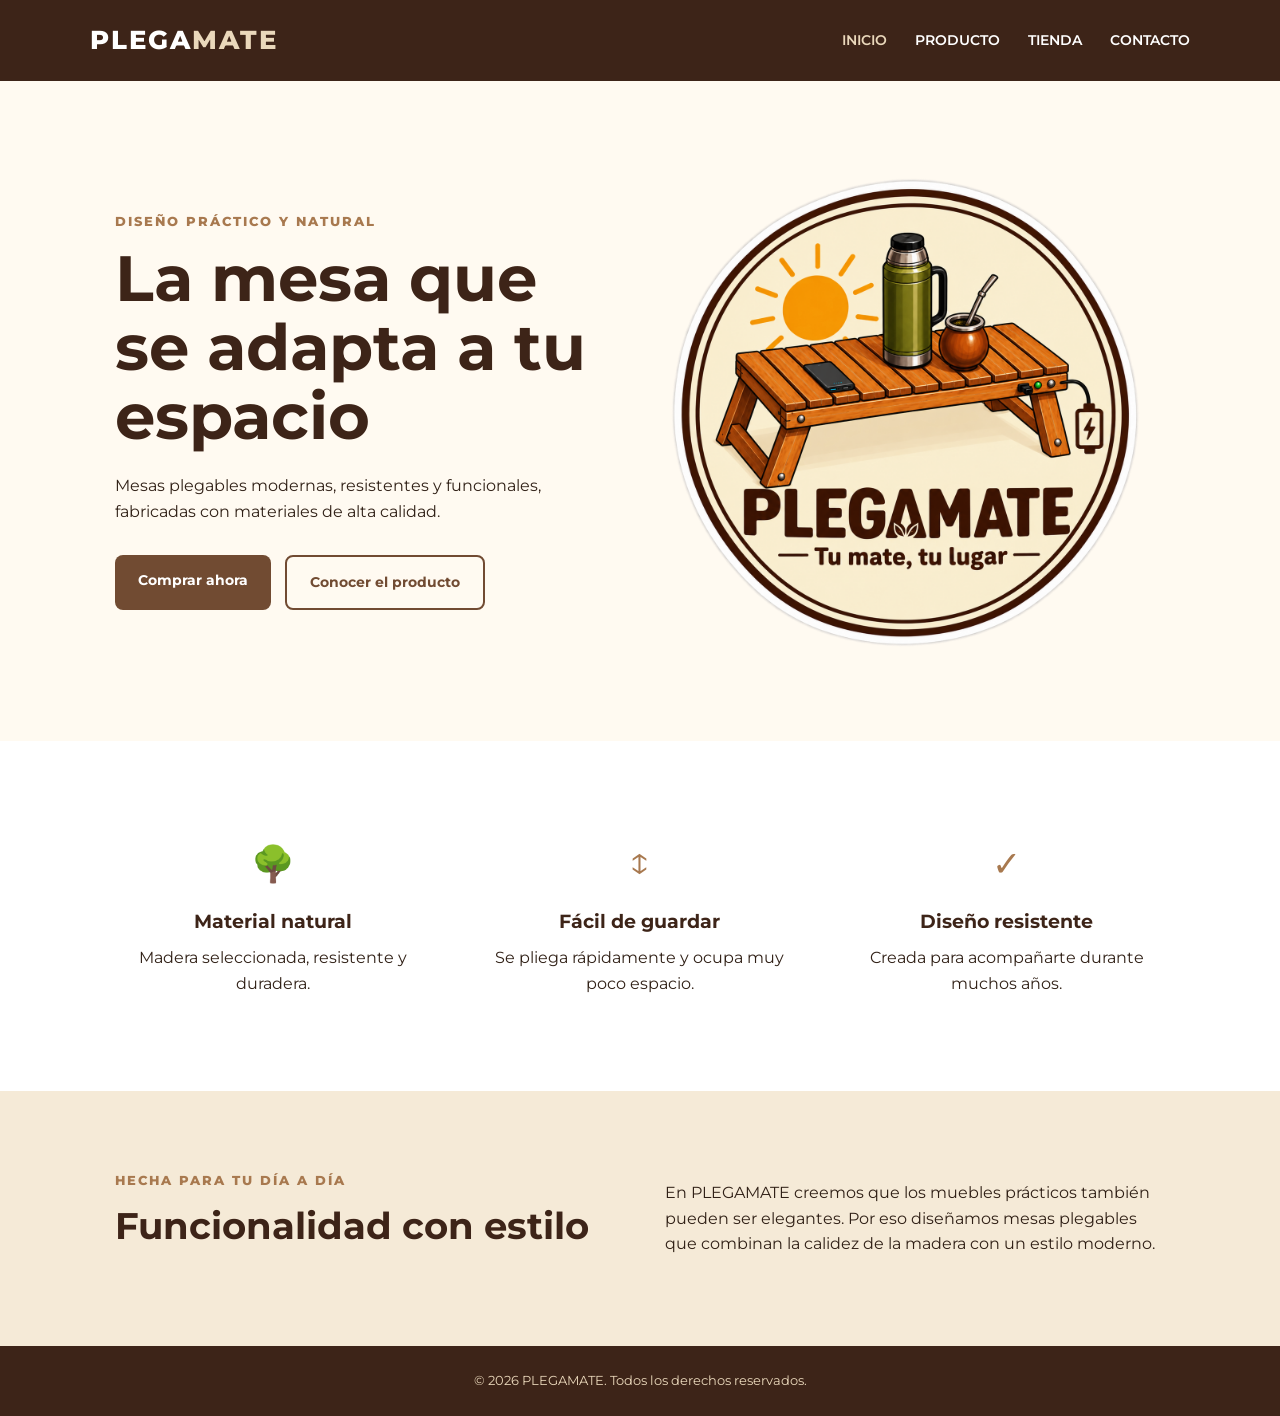
<file: index.html>
<!DOCTYPE html>
<html lang="es">
<head>
<meta charset="UTF-8">
<meta name="viewport" content="width=device-width, initial-scale=1.0">
<title>PLEGAMATE | Mesas plegables</title>

<link rel="preconnect" href="https://fonts.googleapis.com">
<link rel="preconnect" href="https://fonts.gstatic.com" crossorigin>
<link href="https://fonts.googleapis.com/css2?family=Montserrat:wght@400;500;600;700;800&display=swap" rel="stylesheet">

<link rel="stylesheet" href="estilo.css">

</head>
<body>

<header class="encabezado">
<a href="index.html" class="logo">PLEGA<span>MATE</span></a>

<nav class="menu">
<a href="index.html" class="activo">Inicio</a>
<a href="producto.html">Producto</a>
<a href="tienda.html">Tienda</a>
<a href="contacto.html">Contacto</a>
</nav>
</header>

<main>
<section class="hero">
<div class="hero-contenido">
<p class="subtitulo">Diseño práctico y natural</p>
<h1>La mesa que se adapta a tu espacio</h1>
<p>
Mesas plegables modernas, resistentes y funcionales,
fabricadas con materiales de alta calidad.
</p>

<div class="botones">
<a href="tienda.html" class="boton boton-principal">
Comprar ahora
</a>

<a href="producto.html" class="boton boton-secundario">
Conocer el producto
</a>
</div>
</div>

<img src="logo plega 2.png" alt=""
width="500"> 
</div>
</section>

<section class="beneficios">
<div class="beneficio">
<div class="icono">🌳</div>
<h3>Material natural</h3>
<p>Madera seleccionada, resistente y duradera.</p>
</div>

<div class="beneficio">
<div class="icono">↕</div>
<h3>Fácil de guardar</h3>
<p>Se pliega rápidamente y ocupa muy poco espacio.</p>
</div>

<div class="beneficio">
<div class="icono">✓</div>
<h3>Diseño resistente</h3>
<p>Creada para acompañarte durante muchos años.</p>
</div>
</section>

<section class="presentacion">
<div>
<p class="subtitulo">Hecha para tu día a día</p>
<h2>Funcionalidad con estilo</h2>
</div>

<p>
En PLEGAMATE creemos que los muebles prácticos también pueden
ser elegantes. Por eso diseñamos mesas plegables que combinan
la calidez de la madera con un estilo moderno.
</p>
</section>
</main>

<footer class="pie">
<p>© 2026 PLEGAMATE. Todos los derechos reservados.</p>
</footer>

<script src="script.js"></script>
</body>
</html>
</file>
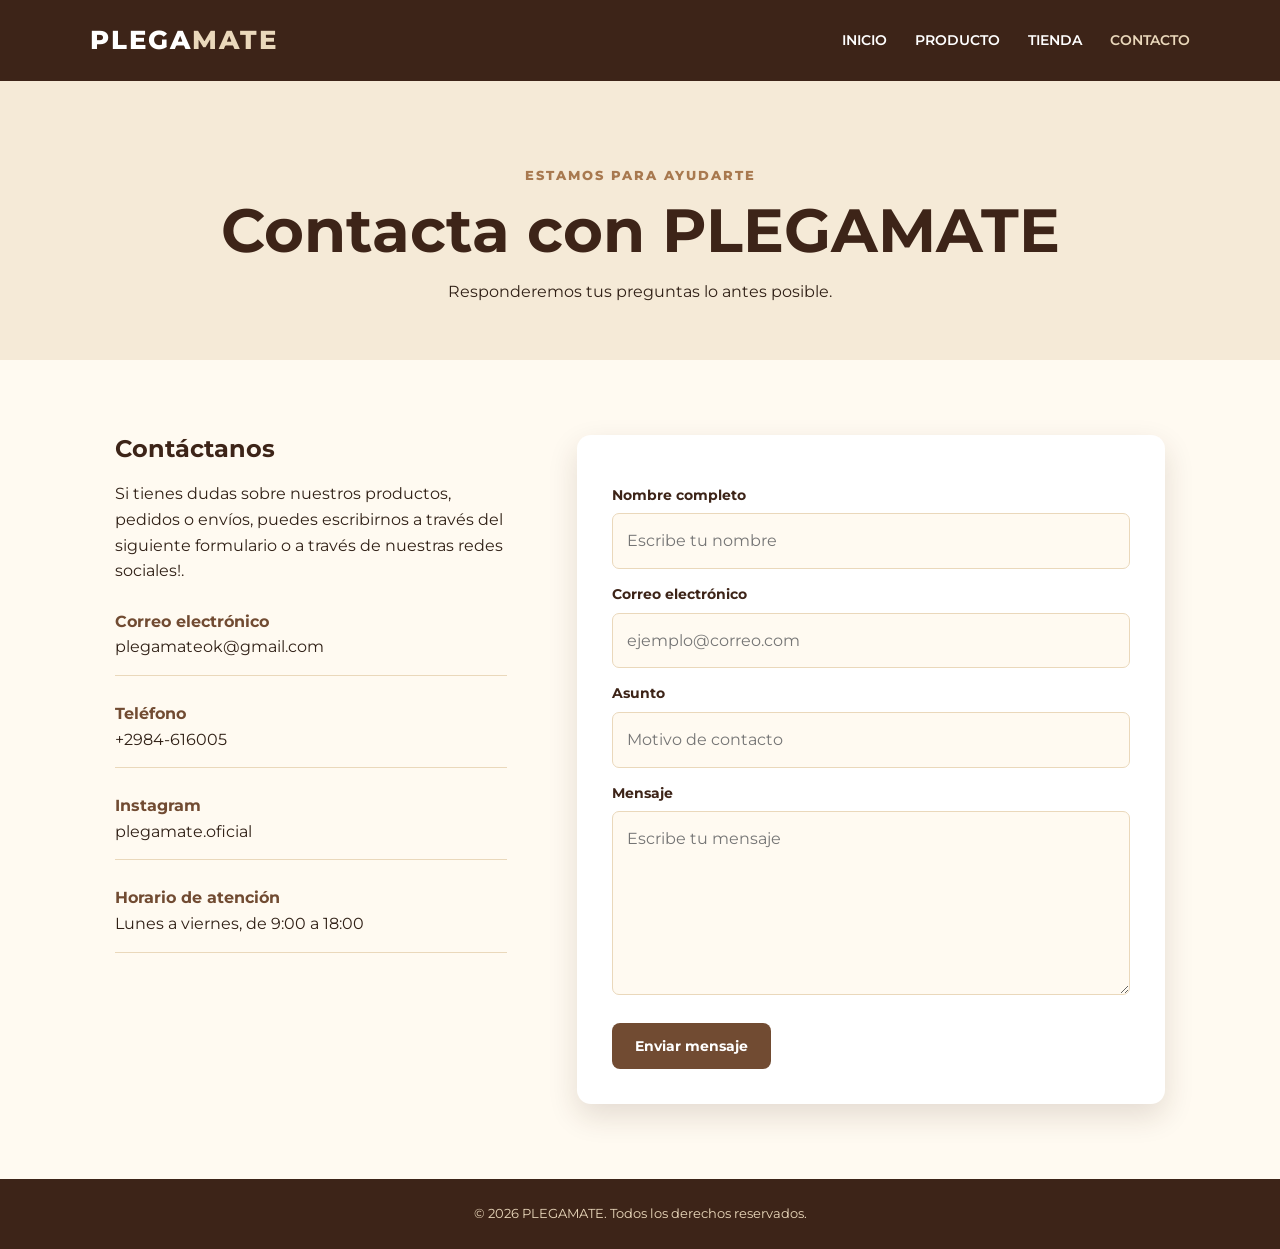
<file: contacto.html>
<!DOCTYPE html>
<html lang="es">
<head>
<meta charset="UTF-8">
<meta name="viewport" content="width=device-width, initial-scale=1.0">
<title>PLEGAMATE | Contacto</title>

<link rel="preconnect" href="https://fonts.googleapis.com">
<link rel="preconnect" href="https://fonts.gstatic.com" crossorigin>
<link href="https://fonts.googleapis.com/css2?family=Montserrat:wght@400;500;600;700;800&display=swap" rel="stylesheet">

<link rel="stylesheet" href="estilo.css">
</head>
<body>

<header class="encabezado">
<a href="index.html" class="logo">PLEGA<span>MATE</span></a>

<nav class="menu">
<a href="index.html">Inicio</a>
<a href="producto.html">Producto</a>
<a href="tienda.html">Tienda</a>
<a href="contacto.html" class="activo">Contacto</a>
</nav>
</header>

<main>
<section class="titulo-pagina">
<p class="subtitulo">Estamos para ayudarte</p>
<h1>Contacta con PLEGAMATE</h1>
<p>
Responderemos tus preguntas lo antes posible.
</p>
</section>

<section class="contacto-contenedor">

<div class="informacion-contacto">
<h2>Contáctanos</h2>
<p>
Si tienes dudas sobre nuestros productos, pedidos o envíos,
puedes escribirnos a través del siguiente formulario o a través de nuestras redes sociales!.
</p>

<div class="dato-contacto">
<strong>Correo electrónico</strong>
<span>plegamateok@gmail.com</span>
</div>

<div class="dato-contacto">
<strong>Teléfono</strong>
<span>+2984-616005</span>
</div>

<div class="dato-contacto">
<strong>Instagram</strong>
<span>plegamate.oficial</span>
</div>



<div class="dato-contacto">
<strong>Horario de atención</strong>
<span>Lunes a viernes, de 9:00 a 18:00</span>
</div>
</div>

<form class="formulario-contacto" id="formularioContacto">
<label for="nombre">Nombre completo</label>
<input type="text" id="nombre" name="nombre"
placeholder="Escribe tu nombre" required>

<label for="correo">Correo electrónico</label>
<input type="email" id="correo" name="correo"
placeholder="ejemplo@correo.com" required>

<label for="asunto">Asunto</label>
<input type="text" id="asunto" name="asunto"
placeholder="Motivo de contacto" required>

<label for="mensaje">Mensaje</label>
<textarea id="mensaje" name="mensaje" rows="6"
placeholder="Escribe tu mensaje" required></textarea>

<button type="submit" class="boton boton-principal">
Enviar mensaje
</button>
</form>

</section>
</main>

<footer class="pie">
<p>© 2026 PLEGAMATE. Todos los derechos reservados.</p>
</footer>

<script src="script.js"></script>
</body>
</html>
</file>
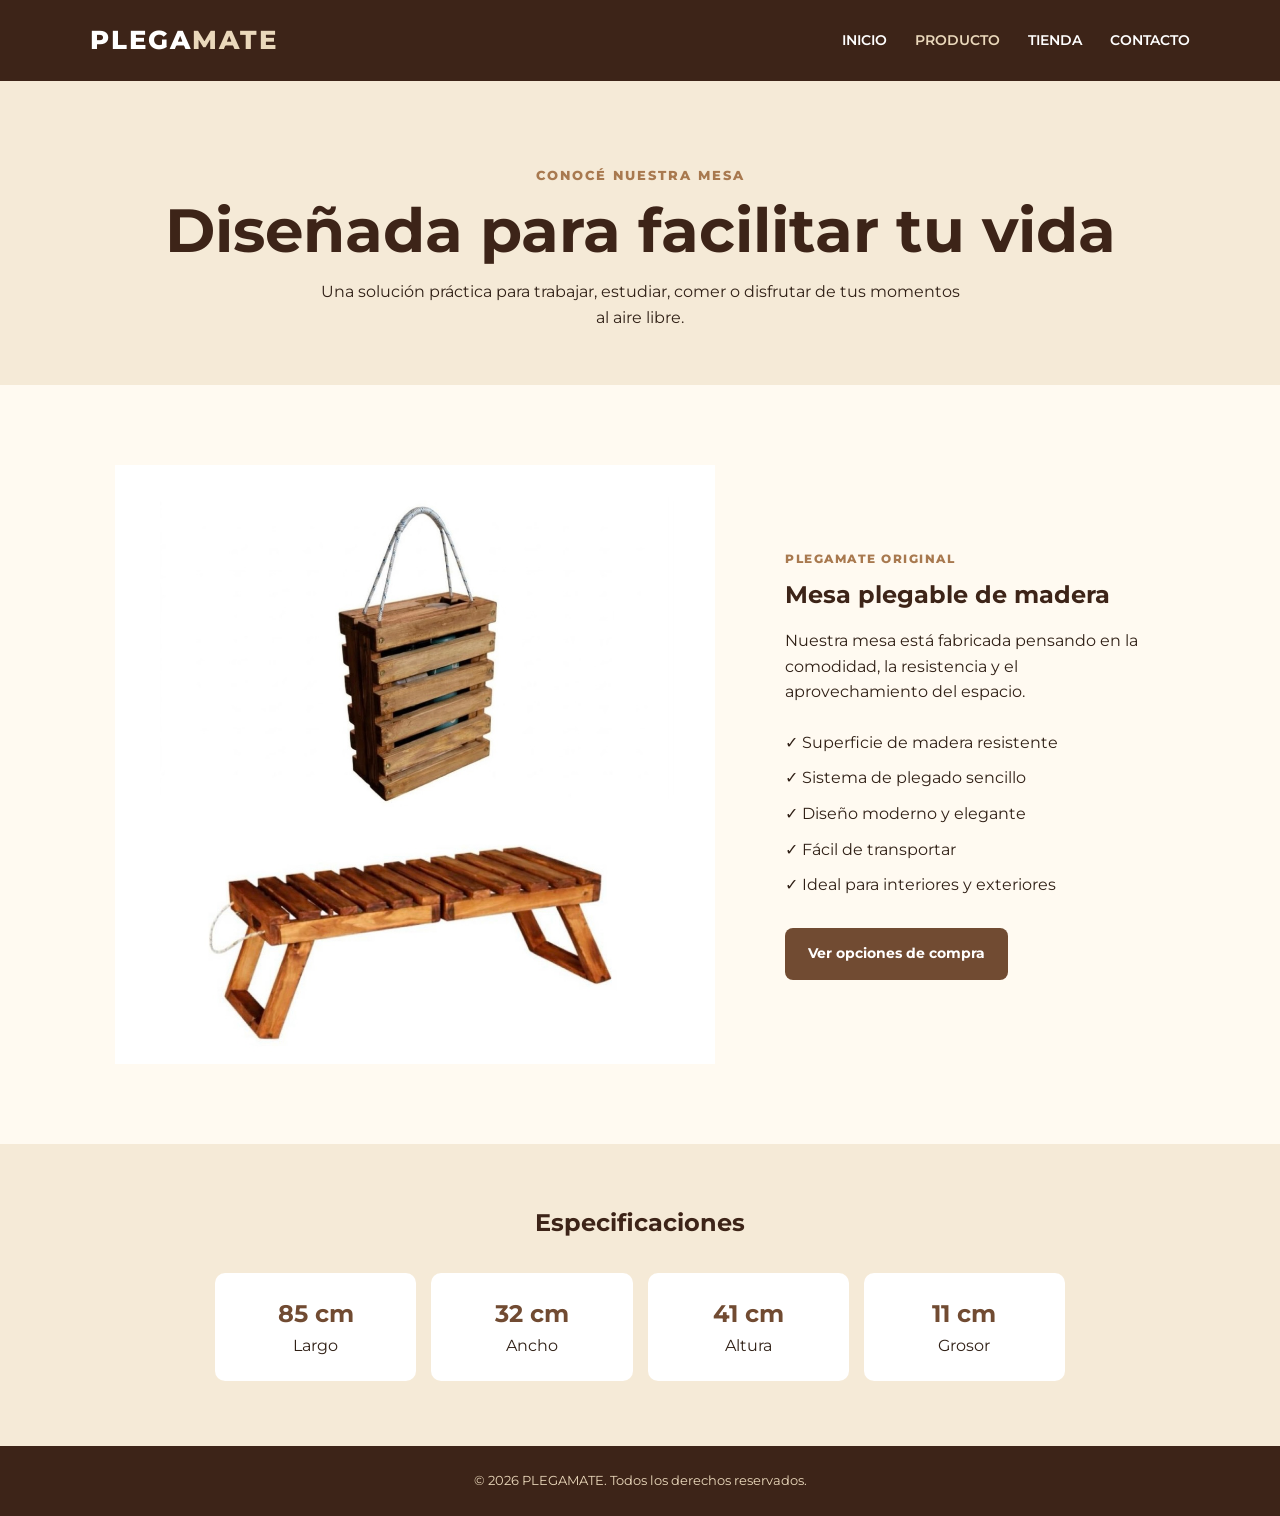
<file: producto.html>
<!DOCTYPE html>
<html lang="es">
<head>
<meta charset="UTF-8">
<meta name="viewport" content="width=device-width, initial-scale=1.0">
<title>PLEGAMATE | Producto</title>

<link rel="preconnect" href="https://fonts.googleapis.com">
<link rel="preconnect" href="https://fonts.gstatic.com" crossorigin>
<link href="https://fonts.googleapis.com/css2?family=Montserrat:wght@400;500;600;700;800&display=swap" rel="stylesheet">

<link rel="stylesheet" href="estilo.css">
</head>
<body>

<header class="encabezado">
<a href="index.html" class="logo">PLEGA<span>MATE</span></a>

<nav class="menu">
<a href="index.html">Inicio</a>
<a href="producto.html" class="activo">Producto</a>
<a href="tienda.html">Tienda</a>
<a href="contacto.html">Contacto</a>
</nav>
</header>

<main>
<section class="titulo-pagina">
<p class="subtitulo">Conocé nuestra mesa</p>
<h1>Diseñada para facilitar tu vida</h1>
<p>
Una solución práctica para trabajar, estudiar, comer
o disfrutar de tus momentos al aire libre.
</p>
</section>

<section class="detalle-producto">
<img src="mesas dos fotos.jpeg" alt=""
width="600">
</div>
</div>

<div class="producto-informacion">
<p class="etiqueta">PLEGAMATE ORIGINAL</p>
<h2>Mesa plegable de madera</h2>

<p>
Nuestra mesa está fabricada pensando en la comodidad,
la resistencia y el aprovechamiento del espacio.
</p>

<ul class="lista-caracteristicas">
<li>✓ Superficie de madera resistente</li>
<li>✓ Sistema de plegado sencillo</li>
<li>✓ Diseño moderno y elegante</li>
<li>✓ Fácil de transportar</li>
<li>✓ Ideal para interiores y exteriores</li>
</ul>

<a href="tienda.html" class="boton boton-principal">
Ver opciones de compra
</a>
</div>
</section>

<section class="especificaciones">
<h2>Especificaciones</h2>

<div class="especificaciones-grid">
<div>
<strong>85 cm</strong>
<span>Largo</span>
</div>

<div>
<strong>32 cm</strong>
<span>Ancho</span>
</div>

<div>
<strong>41 cm</strong>
<span>Altura</span>
</div>

<div>
<strong>11 cm</strong>
<span>Grosor</span>
</div>
</div>
</section>
</main>

<footer class="pie">
<p>© 2026 PLEGAMATE. Todos los derechos reservados.</p>
</footer>

<script src="script.js"></script>
</body>
</html>
</file>
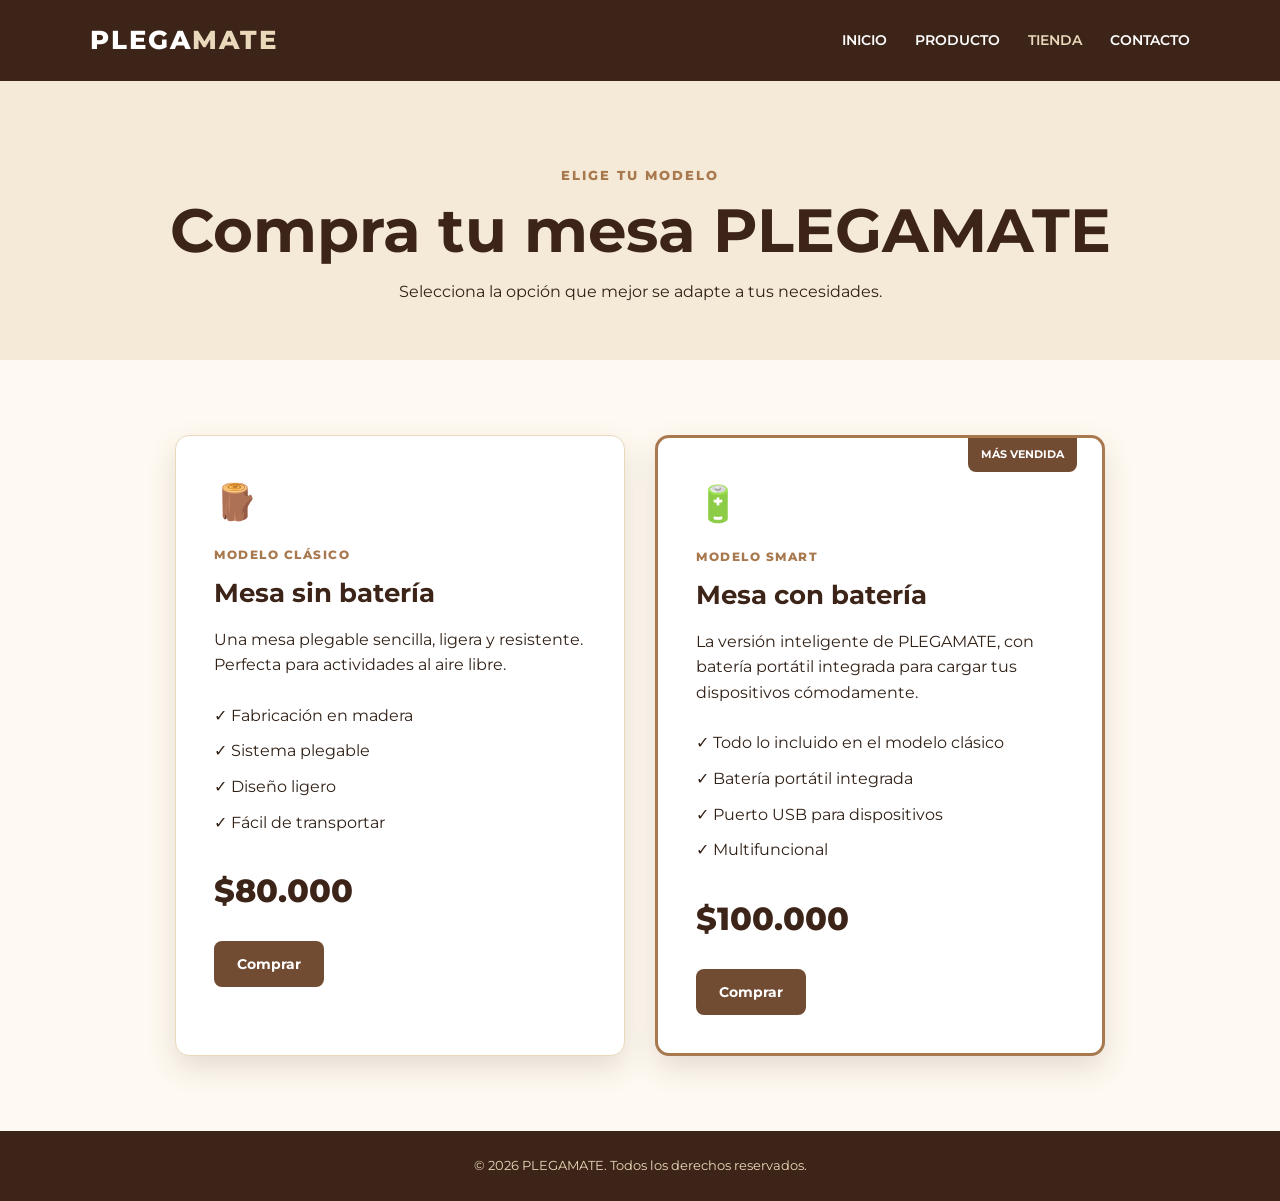
<file: tienda.html>
<!DOCTYPE html>
<html lang="es">
<head>
<meta charset="UTF-8">
<meta name="viewport" content="width=device-width, initial-scale=1.0">
<title>PLEGAMATE | Tienda</title>

<link rel="preconnect" href="https://fonts.googleapis.com">
<link rel="preconnect" href="https://fonts.gstatic.com" crossorigin>
<link href="https://fonts.googleapis.com/css2?family=Montserrat:wght@400;500;600;700;800&display=swap" rel="stylesheet">

<link rel="stylesheet" href="estilo.css">
</head>
<body>

<header class="encabezado">
<a href="index.html" class="logo">PLEGA<span>MATE</span></a>

<nav class="menu">
<a href="index.html">Inicio</a>
<a href="producto.html">Producto</a>
<a href="tienda.html" class="activo">Tienda</a>
<a href="contacto.html">Contacto</a>
</nav>
</header>

<main>
<section class="titulo-pagina">
<p class="subtitulo">Elige tu modelo</p>
<h1>Compra tu mesa PLEGAMATE</h1>
<p>
Selecciona la opción que mejor se adapte a tus necesidades.
</p>
</section>

<section class="productos-tienda">

<article class="tarjeta-producto">
<div class="producto-icono">🪵</div>
<p class="etiqueta">MODELO CLÁSICO</p>
<h2>Mesa sin batería</h2>

<p>
Una mesa plegable sencilla, ligera y resistente.
Perfecta para actividades al aire libre.
</p>

<ul class="lista-caracteristicas">
<li>✓ Fabricación en madera</li>
<li>✓ Sistema plegable</li>
<li>✓ Diseño ligero</li>
<li>✓ Fácil de transportar</li>
</ul>

<div class="precio">$80.000</div>

<button class="boton boton-principal comprar"
data-producto="Mesa sin batería">
Comprar
</button>
</article>

<article class="tarjeta-producto destacada">
<div class="recomendado">MÁS VENDIDA</div>
<div class="producto-icono">🔋</div>
<p class="etiqueta">MODELO SMART</p>
<h2>Mesa con batería</h2>

<p>
La versión inteligente de PLEGAMATE, con batería portátil integrada
para cargar tus dispositivos cómodamente.
</p>

<ul class="lista-caracteristicas">
<li>✓ Todo lo incluido en el modelo clásico</li>
<li>✓ Batería portátil integrada</li>
<li>✓ Puerto USB para dispositivos</li>
<li>✓ Multifuncional</li>
</ul>

<div class="precio">$100.000</div>

<button class="boton boton-principal comprar"
data-producto="Mesa con batería">
Comprar
</button>
</article>

</section>
</main>

<footer class="pie">
<p>© 2026 PLEGAMATE. Todos los derechos reservados.</p>
</footer>

<script src="script.js"></script>
</body>
</html>
</file>
<file: estilo.css>
:root {
--marron-oscuro: #3d2418;
--marron: #714b32;
--marron-claro: #a8794f;
--beige: #f5ead7;
--beige-oscuro: #ead8bb;
--crema: #fffaf1;
--texto: #302016;
--blanco: #ffffff;
--sombra: 0 12px 30px rgba(61, 36, 24, 0.14);
}

* {
margin: 0;
padding: 0;
box-sizing: border-box;
}

body {
background: var(--crema);
color: var(--texto);
font-family: "Montserrat", sans-serif;
line-height: 1.6;
}

.encabezado {
width: 100%;
min-height: 80px;
padding: 20px 7%;
display: flex;
align-items: center;
justify-content: space-between;
background: var(--marron-oscuro);
}

.logo {
color: var(--blanco);
font-size: 1.6rem;
font-weight: 800;
letter-spacing: 2px;
text-decoration: none;
}

.logo span {
color: var(--beige-oscuro);
}

.menu {
display: flex;
gap: 28px;
}

.menu a {
color: var(--blanco);
text-decoration: none;
font-size: 0.9rem;
font-weight: 600;
text-transform: uppercase;
transition: 0.3s;
}

.menu a:hover,
.menu a.activo {
color: var(--beige-oscuro);
}


.hero {
min-height: 620px;
padding: 80px 9%;
display: grid;
grid-template-columns: 1fr 1fr;
align-items: center;
gap: 40px;

}

.hero-contenido {
max-width: 570px;
}

.subtitulo {
margin-bottom: 12px;
color: var(--marron-claro);
font-size: 0.8rem;
font-weight: 800;
letter-spacing: 2px;
text-transform: uppercase;
}

h1 {
margin-bottom: 22px;
color: var(--marron-oscuro);
font-size: clamp(2.4rem, 5vw, 4.5rem);
line-height: 1.08;
}

h2 {
margin-bottom: 18px;
color: var(--marron-oscuro);
line-height: 1.2;
}

h3 {
margin-bottom: 8px;
color: var(--marron-oscuro);
}

.botones {
display: flex;
flex-wrap: wrap;
gap: 14px;
margin-top: 30px;
}

.boton {
border: none;
border-radius: 8px;
cursor: pointer;
display: inline-block;
font-family: inherit;
font-size: 0.85rem;
font-weight: 700;
padding: 15px 23px;
text-align: center;
text-decoration: none;
transition: 0.3s;
}

.boton-principal {
background: var(--marron);
color: var(--blanco);
}

.boton-principal:hover {
background: var(--marron-oscuro);
transform: translateY(-3px);
}

.boton-secundario {
border: 2px solid var(--marron);
color: var(--marron);
}

.boton-secundario:hover {
background: var(--marron);
color: var(--blanco);
}

.hero-imagen,
.producto-visual {
min-height: 350px;
display: flex;
align-items: center;
justify-content: center;
}

.mesa-ilustracion,
.mesa-grande {
width: 80%;
height: 250px;
position: relative;
}

.mesa-grande {
transform: scale(1.15);
}

.tabla {
position: absolute;
top: 25%;
left: 5%;
z-index: 2;
width: 90%;
height: 70px;
border-radius: 12px;
background: linear-gradient(#b98152, #70462d);
box-shadow: 0 15px 15px rgba(61, 36, 24, 0.3);
}

.pata {
position: absolute;
top: 48%;
width: 35px;
height: 150px;
border-radius: 5px;
background: linear-gradient(90deg, #4e2e1d, #9b6845, #4e2e1d);
}

.pata-izquierda {
left: 18%;
transform: rotate(7deg);
}

.pata-derecha {
right: 18%;
transform: rotate(-7deg);
}

.beneficios {
padding: 70px 8%;
display: grid;
grid-template-columns: repeat(3, 1fr);
gap: 25px;
background: var(--blanco);
}

.beneficio {
padding: 25px;
text-align: center;
}

.icono,
.producto-icono {
margin-bottom: 15px;
color: var(--marron-claro);
font-size: 2.2rem;
}

.presentacion {
padding: 80px 9%;
display: grid;
grid-template-columns: 1fr 1fr;
gap: 50px;
align-items: center;
background: var(--beige);
}

.presentacion h2 {
font-size: 2.3rem;
}

.titulo-pagina {
padding: 85px 9% 55px;
text-align: center;
background: var(--beige);
}

.titulo-pagina h1 {
margin-bottom: 15px;
font-size: clamp(2.2rem, 5vw, 3.8rem);
}

.titulo-pagina p:last-child {
margin: auto;
max-width: 650px;
}

.detalle-producto {
padding: 80px 9%;
display: grid;
grid-template-columns: 1fr 1fr;
gap: 70px;
align-items: center;
}

.producto-informacion {
max-width: 560px;
}

.etiqueta {
margin-bottom: 12px;
color: var(--marron-claro);
font-size: 0.78rem;
font-weight: 800;
letter-spacing: 1.5px;
}

.lista-caracteristicas {
display: grid;
gap: 10px;
margin: 25px 0 30px;
list-style: none;
}

.especificaciones {
padding: 65px 9%;
text-align: center;
background: var(--beige);
}

.especificaciones-grid {
max-width: 850px;
margin: 35px auto 0;
display: grid;
grid-template-columns: repeat(4, 1fr);
gap: 15px;
}

.especificaciones-grid div {
padding: 22px;
border-radius: 10px;
background: var(--blanco);
}

.especificaciones-grid strong,
.especificaciones-grid span {
display: block;
}

.especificaciones-grid strong {
color: var(--marron);
font-size: 1.5rem;
}

.productos-tienda {
padding: 75px 9%;
display: grid;
grid-template-columns: repeat(2, minmax(280px, 450px));
justify-content: center;
gap: 30px;
}

.tarjeta-producto {
position: relative;
padding: 38px;
border: 1px solid var(--beige-oscuro);
border-radius: 14px;
background: var(--blanco);
box-shadow: var(--sombra);
}

.tarjeta-producto.destacada {
border: 3px solid var(--marron-claro);
}

.tarjeta-producto h2 {
font-size: 1.65rem;
}

.recomendado {
position: absolute;
top: 0;
right: 25px;
padding: 8px 13px;
border-radius: 0 0 8px 8px;
background: var(--marron);
color: var(--blanco);
font-size: 0.7rem;
font-weight: 700;
}

.precio {
margin: 25px 0;
color: var(--marron-oscuro);
font-size: 2rem;
font-weight: 800;
}

.contacto-contenedor {
padding: 75px 9%;
display: grid;
grid-template-columns: 0.8fr 1.2fr;
gap: 70px;
}

.dato-contacto {
margin-top: 25px;
padding-bottom: 15px;
border-bottom: 1px solid var(--beige-oscuro);
}

.dato-contacto strong,
.dato-contacto span {
display: block;
}

.dato-contacto strong {
color: var(--marron);
}

.formulario-contacto {
padding: 35px;
border-radius: 14px;
background: var(--blanco);
box-shadow: var(--sombra);
}

.formulario-contacto label {
display: block;
margin: 15px 0 7px;
color: var(--marron-oscuro);
font-size: 0.85rem;
font-weight: 700;
}

.formulario-contacto input,
.formulario-contacto textarea {
width: 100%;
padding: 14px;
border: 1px solid var(--beige-oscuro);
border-radius: 7px;
outline: none;
background: var(--crema);
color: var(--texto);
font: inherit;
resize: vertical;
}

.formulario-contacto input:focus,
.formulario-contacto textarea:focus {
border-color: var(--marron);
}

.formulario-contacto button {
margin-top: 20px;
}

.pie {
padding: 25px;
background: var(--marron-oscuro);
color: var(--beige-oscuro);
font-size: 0.8rem;
text-align: center;
}

@media (max-width: 800px) {
.encabezado {
flex-direction: column;
gap: 18px;
}

.menu {
flex-wrap: wrap;
justify-content: center;
gap: 15px;
}

.hero,
.presentacion,
.detalle-producto,
.contacto-contenedor {
grid-template-columns: 1fr;
}

.hero {
text-align: center;
}

.botones {
justify-content: center;
}

.beneficios,
.productos-tienda {
grid-template-columns: 1fr;
}

.especificaciones-grid {
grid-template-columns: repeat(2, 1fr);
}

.hero-imagen {
min-height: 260px;
}

.producto-visual {
min-height: 270px;
}
}

@media (max-width: 480px) {
.encabezado,
.hero,
.beneficios,
.presentacion,
.detalle-producto,
.productos-tienda,
.contacto-contenedor,
.especificaciones {
padding-left: 6%;
padding-right: 6%;
}

.menu a {
font-size: 0.75rem;
}

.especificaciones-grid {
grid-template-columns: 1fr;
}

.formulario-contacto,
.tarjeta-producto {
padding: 25px;
}
}
</file>
